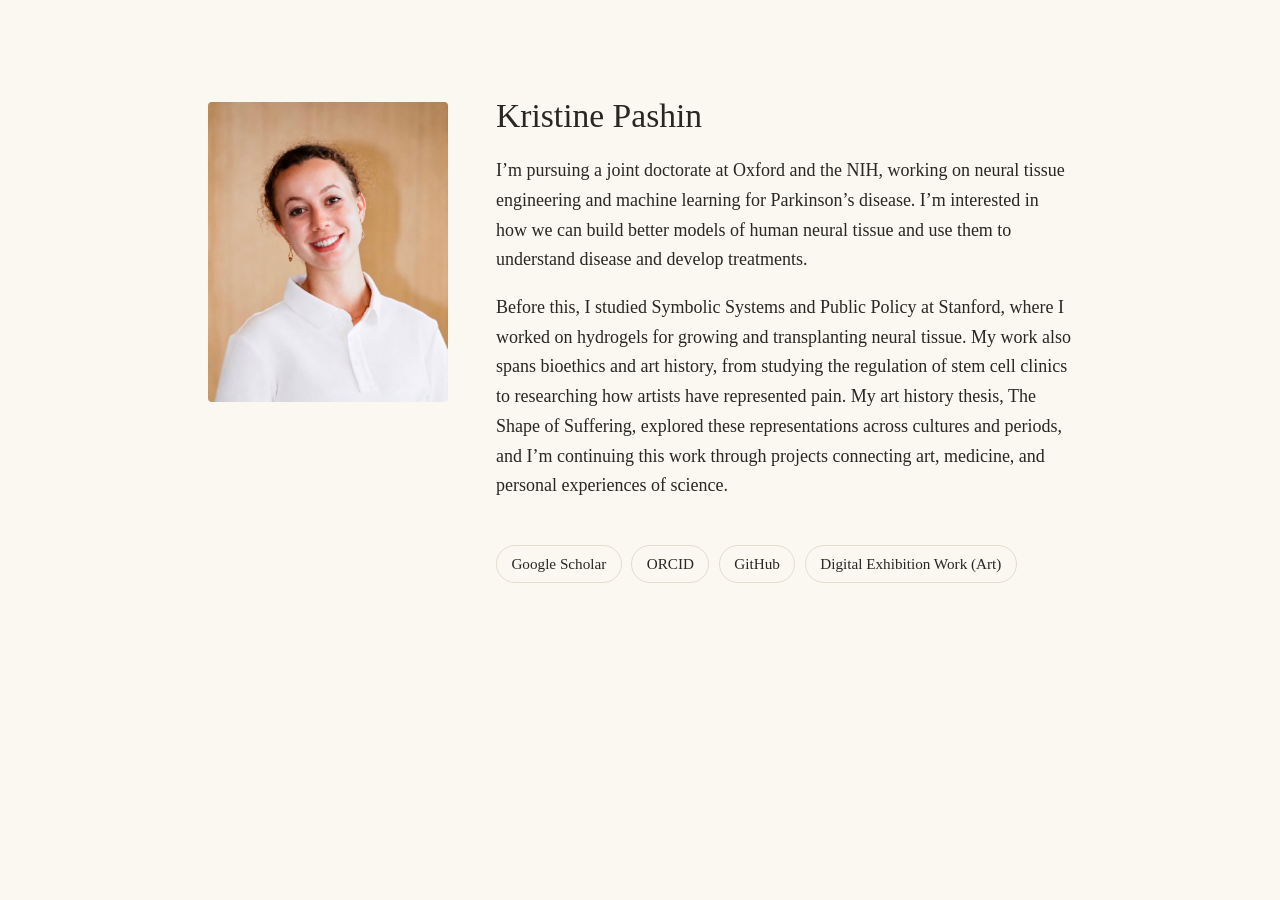
<file: index.html>
<!doctype html>
<html lang="en">
<head>
<meta charset="utf-8">
<meta name="viewport" content="width=device-width, initial-scale=1">
<title>Kristine Pashin</title>
<meta name="description" content="phd student, university of oxford and
the national institutes of health.">
<meta property="og:title" content="Kristine Pashin">
<meta property="og:description" content="phd student, university of
oxford and the national institutes of health.">
<meta property="og:image" content="https://kppashin-code.github.io/files/headshot.jpg">
<link rel="canonical" href="https://kppashin-code.github.io/">
<link rel="stylesheet" href="/style.css?v=d7221ad5b903dc3e80111b2f49969b9b">
</head>
<body>
<main class="with-photo">
<img class="headshot" src="/files/headshot.jpg" alt="Kristine Pashin">
<div class="content">
<h1>Kristine Pashin</h1>

<p>I’m pursuing a joint doctorate at Oxford and the NIH, working on
neural tissue engineering and machine learning for Parkinson’s disease.
I’m interested in how we can build better models of human neural tissue
and use them to understand disease and develop treatments.</p>
<p>Before this, I studied Symbolic Systems and Public Policy at
Stanford, where I worked on hydrogels for growing and transplanting
neural tissue. My work also spans bioethics and art history, from
studying the regulation of stem cell clinics to researching how artists
have represented pain. My art history thesis, The Shape of Suffering,
explored these representations across cultures and periods, and I’m
continuing this work through projects connecting art, medicine, and
personal experiences of science.</p>
<ul class="links">
  <li><a href="https://scholar.google.com/citations?user=e7AepY4AAAAJ">Google
Scholar</a></li>
  <li><a href="https://orcid.org/0000-0002-3780-6775">ORCID</a></li>
  <li><a href="https://github.com/kppashin-code">GitHub</a></li>
  <li><a href="https://kristinepashin.art">Digital Exhibition Work
(Art)</a></li>
</ul>
</div>
</main>
</body>
</html>
</file>
<file: style.css>
:root {
  --bg: #fbf8f1;
  --fg: #2a2723;
  --muted: #6f675c;
  --accent: #7a2e2a;
  --rule: #e4ddcf;
}
@media (prefers-color-scheme: dark) {
  :root {
    --bg: #1c1a17;
    --fg: #e9e4da;
    --muted: #a59d90;
    --accent: #d99a8f;
    --rule: #36322c;
  }
}
* { box-sizing: border-box; }
html { background: var(--bg); color: var(--fg); }
body {
  margin: 0;
  font: 1.125rem/1.65 Georgia, "Times New Roman", serif;
}
main { max-width: 36rem; margin: 0 auto; padding: 4rem 1rem 5rem; }
h1 { font-weight: normal; font-size: 2.1rem; line-height: 1.2; margin: 0 0 1.25rem; }
h2 { font-weight: normal; font-size: 1.35rem; margin-top: 2.5rem; }
.subtitle { color: var(--muted); font-style: italic; margin-top: -0.75rem; }
a { color: var(--accent); text-underline-offset: 0.18em; text-decoration-thickness: 1px; }
a:hover { text-decoration-thickness: 2px; }
nav { font-size: 0.95rem; margin-bottom: 2.5rem; }
nav a { color: var(--muted); text-decoration: none; }
.headshot { width: 10rem; aspect-ratio: 4 / 5; object-fit: cover; object-position: 50% 20%; border-radius: 4px; display: block; margin-bottom: 1.75rem; }
main.with-photo { max-width: 56rem; }
@media (min-width: 46rem) {
  main.with-photo { display: grid; grid-template-columns: 15rem 1fr; gap: 3rem; align-items: start; padding-top: 6rem; }
  main.with-photo .headshot { width: 100%; margin: 0.4rem 0 0; position: sticky; top: 2rem; }
}
img { max-width: 100%; }
hr { border: 0; border-top: 1px solid var(--rule); margin: 2.5rem 0; }
blockquote { margin: 1.5rem 0; padding-left: 1rem; border-left: 2px solid var(--rule); color: var(--muted); }
code { font-size: 0.9em; }
.links { list-style: none; padding: 0; margin: 2.75rem 0 0; display: flex; flex-wrap: wrap; gap: 0.6rem; }
.links a {
  display: inline-block; padding: 0.35rem 0.9rem;
  border: 1px solid var(--rule); border-radius: 999px;
  font-size: 0.95rem; text-decoration: none; color: var(--fg);
}
.links a:hover { border-color: var(--accent); color: var(--accent); }
</file>
